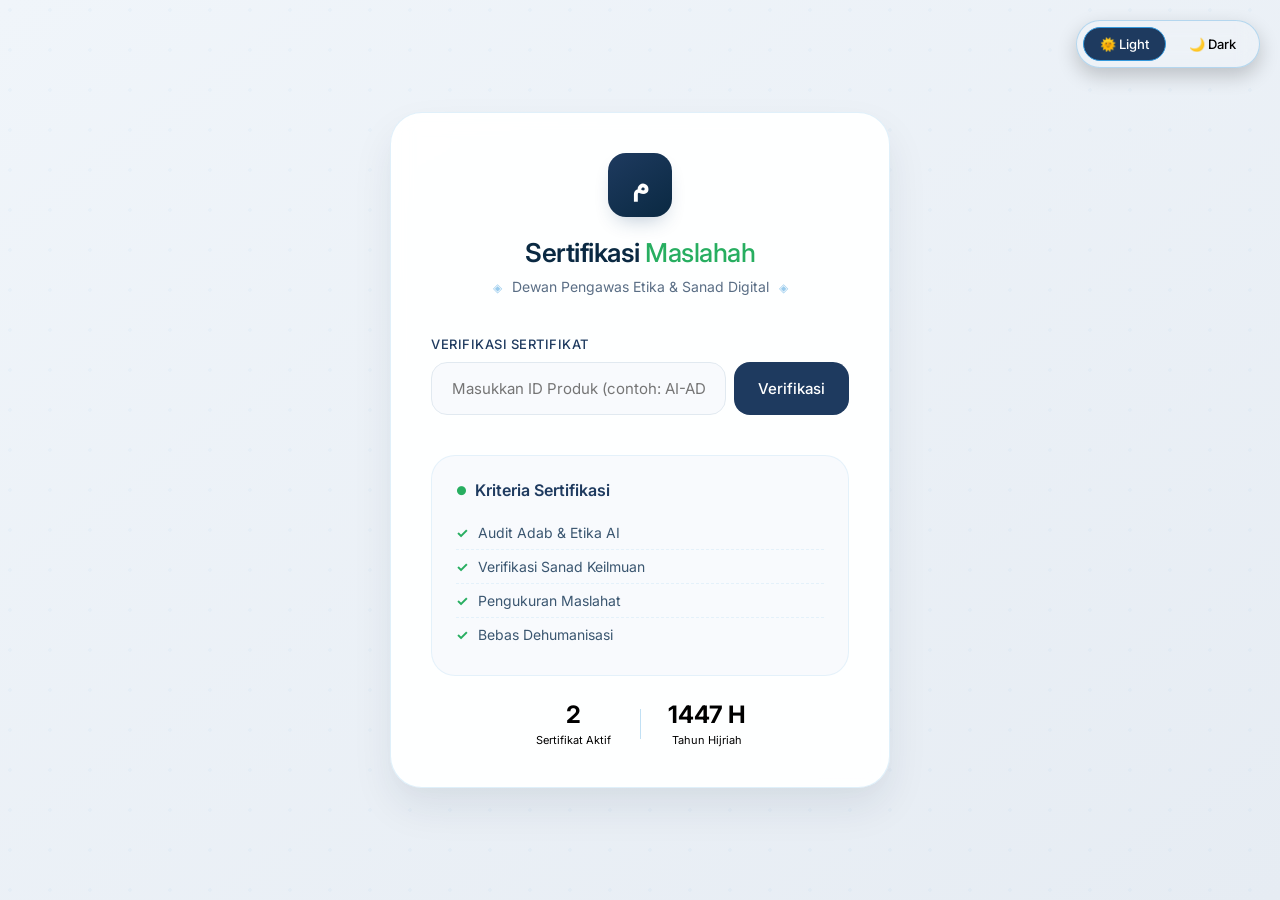
<file: index.html>
<!DOCTYPE html>
<html lang="id">
<head>
    <meta charset="UTF-8">
    <meta name="viewport" content="width=device-width, initial-scale=1.0">
    <title>Verifikasi Sertifikasi Maslahah AI</title>
    <link id="theme-style" rel="stylesheet" href="css/style.css">
    <style>
        @import url('https://fonts.googleapis.com/css2?family=Inter:wght@400;500;600;700&family=Scheherazade:wght@400;700&display=swap');
        
        /* Theme Toggle Button */
        .theme-toggle {
            position: fixed;
            top: 20px;
            right: 20px;
            z-index: 1000;
            background: rgba(255, 255, 255, 0.1);
            backdrop-filter: blur(10px);
            border: 1px solid rgba(52, 152, 219, 0.3);
            border-radius: 50px;
            padding: 6px;
            display: flex;
            gap: 6px;
            box-shadow: 0 8px 20px rgba(0, 0, 0, 0.2);
        }

        .theme-btn {
            padding: 8px 16px;
            border: none;
            border-radius: 40px;
            cursor: pointer;
            font-size: 13px;
            font-weight: 500;
            transition: all 0.3s;
            background: transparent;
            color: inherit;
            border: 1px solid transparent;
        }

        body.light-mode .theme-btn.light {
            background: #1e3a5f;
            color: white;
            border-color: #3498db;
        }

        body.dark-mode .theme-btn.dark {
            background: #1e3a5f;
            color: white;
            border-color: #3498db;
        }

        body {
            transition: background-color 0.3s ease, color 0.3s ease;
        }

        /* Force override sistem dark mode */
        @media (prefers-color-scheme: dark) {
            body.light-mode {
                background: linear-gradient(145deg, #f0f5fa 0%, #e6ecf3 100%);
            }
        }

        /* Tambahan untuk memastikan statistik center */
        .stat-container {
            display: flex;
            gap: 16px;
            margin-top: 24px;
            justify-content: center;
            align-items: center;
            width: 100%;
        }

        .stat-item {
            text-align: center;
            flex: 0 1 auto;
            min-width: 100px;
        }

        .stat-number {
            font-size: 24px;
            font-weight: 700;
            text-align: center;
            width: 100%;
        }

        .stat-label {
            font-size: 11px;
            text-align: center;
            width: 100%;
            margin-top: 4px;
        }

        .stat-divider {
            width: 1px;
            height: 30px;
            background: rgba(52, 152, 219, 0.3);
        }
    </style>
</head>
<body class="light-mode">
    <!-- Theme Toggle Button -->
    <div class="theme-toggle">
        <button class="theme-btn light" onclick="setTheme('light')">🌞 Light</button>
        <button class="theme-btn dark" onclick="setTheme('dark')">🌙 Dark</button>
    </div>

    <div class="container">
        <header>
            <div class="logo" style="margin-bottom: 20px;">م</div>
            <h1>Sertifikasi <span>Maslahah</span></h1>
            <p>Dewan Pengawas Etika & Sanad Digital</p>
        </header>
        
        <div class="search-box">
            <label>Verifikasi Sertifikat</label>
            <div class="input-group">
                <input type="text" id="searchInput" placeholder="Masukkan ID Produk (contoh: AI-ADAB-2026-001)">
                <button onclick="searchCertificate()">Verifikasi</button>
            </div>
        </div>
        
        <div class="info-panel">
            <h3>Kriteria Sertifikasi</h3>
            <ul>
                <li>Audit Adab & Etika AI</li>
                <li>Verifikasi Sanad Keilmuan</li>
                <li>Pengukuran Maslahat</li>
                <li>Bebas Dehumanisasi</li>
            </ul>
        </div>

        <!-- Statistik yang sudah diperbaiki -->
        <div class="stat-container">
            <div class="stat-item">
                <div class="stat-number">2</div>
                <div class="stat-label">Sertifikat Aktif</div>
            </div>
            
            <div class="stat-divider"></div>
            
            <div class="stat-item">
                <div class="stat-number">1447 H</div>
                <div class="stat-label">Tahun Hijriah</div>
            </div>
        </div>
    </div>

    <script src="js/main.js"></script>
    <script>
        // Fungsi untuk mengganti tema
        function setTheme(theme) {
            const body = document.body;
            const themeStyle = document.getElementById('theme-style');
            
            body.classList.remove('light-mode', 'dark-mode');
            
            if (theme === 'dark') {
                body.classList.add('dark-mode');
                themeStyle.href = 'css/style-dark.css';
                localStorage.setItem('theme', 'dark');
            } else {
                body.classList.add('light-mode');
                themeStyle.href = 'css/style.css';
                localStorage.setItem('theme', 'light');
            }
        }

        // Fungsi memuat tema
        function loadTheme() {
            const savedTheme = localStorage.getItem('theme');
            
            if (savedTheme === 'dark') {
                setTheme('dark');
            } else if (savedTheme === 'light') {
                setTheme('light');
            } else {
                setTheme('light'); // Default light mode
            }
        }

        // Jalankan
        loadTheme();
    </script>
</body>
</html>
</file>
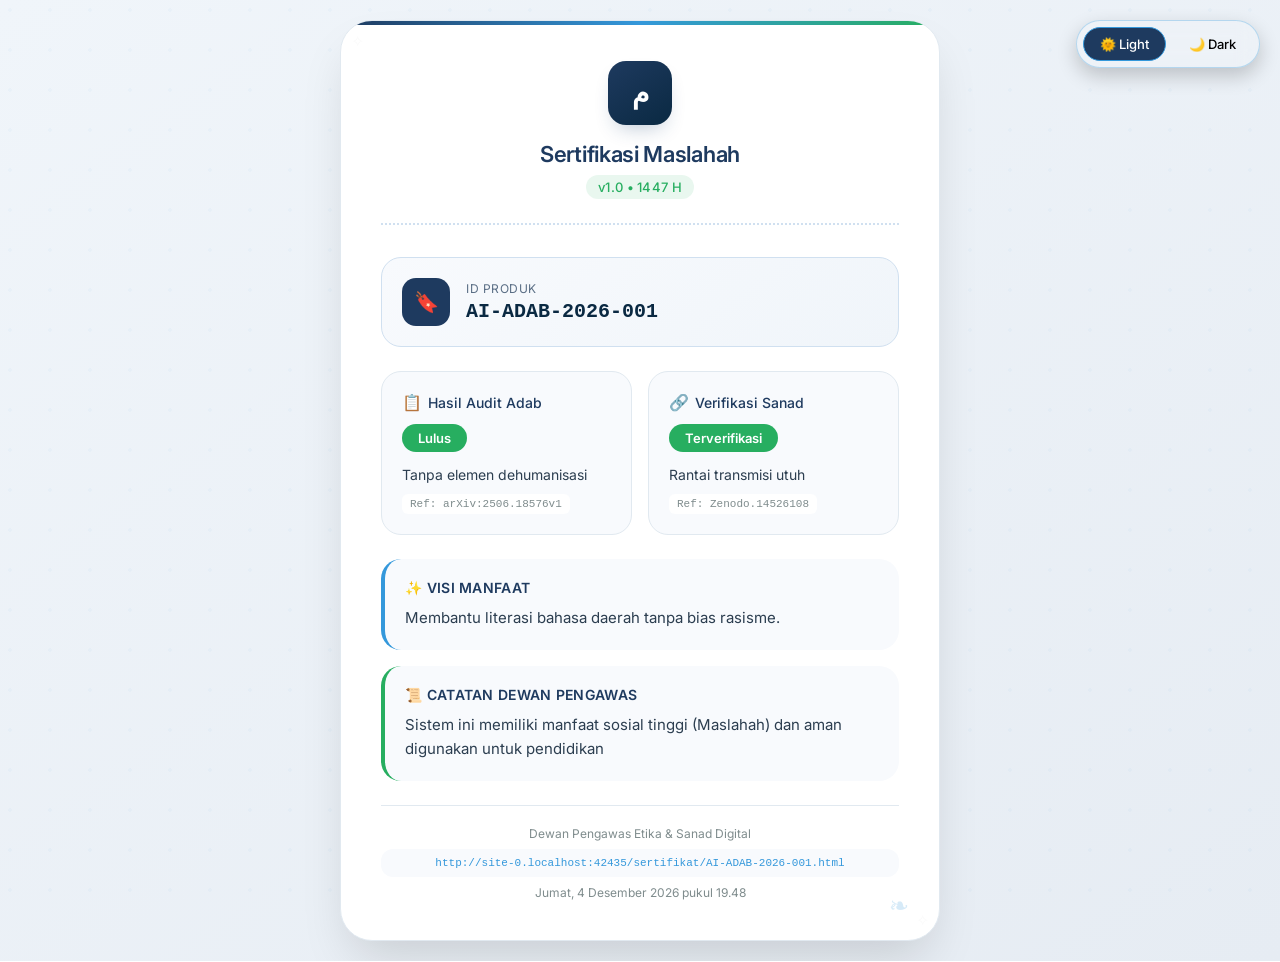
<file: sertifikat/AI-ADAB-2026-001.html>
<!DOCTYPE html>
<html lang="id">
<head>
    <meta charset="UTF-8">
    <meta name="viewport" content="width=device-width, initial-scale=1.0">
    <title>Sertifikat Maslahah | AI-ADAB-2026-001</title>
    <!-- Default light mode, tapi nanti di-override oleh JavaScript -->
    <link id="theme-style" rel="stylesheet" href="../css/style.css">
    <style>
        @import url('https://fonts.googleapis.com/css2?family=Inter:wght@400;500;600;700&family=Scheherazade:wght@400;700&display=swap');
        
        /* Theme Toggle Button */
        .theme-toggle {
            position: fixed;
            top: 20px;
            right: 20px;
            z-index: 1000;
            background: rgba(255, 255, 255, 0.1);
            backdrop-filter: blur(10px);
            border: 1px solid rgba(52, 152, 219, 0.3);
            border-radius: 50px;
            padding: 6px;
            display: flex;
            gap: 6px;
            box-shadow: 0 8px 20px rgba(0, 0, 0, 0.2);
        }

        .theme-btn {
            padding: 8px 16px;
            border: none;
            border-radius: 40px;
            cursor: pointer;
            font-size: 13px;
            font-weight: 500;
            transition: all 0.3s;
            background: transparent;
            color: inherit;
            border: 1px solid transparent;
        }

        /* Style untuk light mode */
        body.light-mode .theme-btn.light {
            background: #1e3a5f;
            color: white;
            border-color: #3498db;
        }

        /* Style untuk dark mode */
        body.dark-mode .theme-btn.dark {
            background: #1e3a5f;
            color: white;
            border-color: #3498db;
        }

        body {
            transition: background-color 0.3s ease, color 0.3s ease;
        }

        /* Force override sistem dark mode */
        @media (prefers-color-scheme: dark) {
            body.light-mode {
                background: linear-gradient(145deg, #f0f5fa 0%, #e6ecf3 100%);
            }
        }
    </style>
</head>
<!-- Awalnya light mode, tapi nanti diubah JS sesuai localStorage -->
<body class="light-mode">
    <!-- Theme Toggle Button -->
    <div class="theme-toggle">
        <button class="theme-btn light" onclick="setTheme('light')">🌞 Light</button>
        <button class="theme-btn dark" onclick="setTheme('dark')">🌙 Dark</button>
    </div>

    <div class="certificate-container">
        <!-- Islamic Pattern -->
        <div class="islamic-pattern" style="top: 10px; left: 10px;">✧</div>
        <div class="islamic-pattern" style="bottom: 10px; right: 10px;">✧</div>
        
        <div class="certificate-header">
            <div class="logo">م</div>
            <h1>Sertifikasi Maslahah</h1>
            <div class="version">v1.0 • 1447 H</div>
        </div>

        <!-- ID Card -->
        <div class="id-card">
            <div class="id-icon">🔖</div>
            <div class="id-details">
                <div class="id-label">ID Produk</div>
                <div class="id-value">AI-ADAB-2026-001</div>
            </div>
        </div>

        <!-- Results Grid -->
        <div class="results-grid">
            <!-- Audit Adab -->
            <div class="result-card">
                <h3><i>📋</i> Hasil Audit Adab</h3>
                <div class="status-badge">Lulus</div>
                <div class="detail-text">Tanpa elemen dehumanisasi</div>
                <div class="reference">Ref: arXiv:2506.18576v1</div>
            </div>

            <!-- Verifikasi Sanad -->
            <div class="result-card">
                <h3><i>🔗</i> Verifikasi Sanad</h3>
                <div class="status-badge verified">Terverifikasi</div>
                <div class="detail-text">Rantai transmisi utuh</div>
                <div class="reference">Ref: Zenodo.14526108</div>
            </div>
        </div>

        <!-- Visi Manfaat -->
        <div class="vision-section">
            <h3>✨ Visi Manfaat</h3>
            <p>Membantu literasi bahasa daerah tanpa bias rasisme.</p>
        </div>

        <!-- Catatan Dewan Pengawas -->
        <div class="notes-section">
            <h3>📜 Catatan Dewan Pengawas</h3>
            <p>Sistem ini memiliki manfaat sosial tinggi (Maslahah) dan aman digunakan untuk pendidikan</p>
        </div>

        <!-- Footer -->
        <div class="certificate-footer">
            <div>Dewan Pengawas Etika & Sanad Digital</div>
            <div class="verification-url" id="current-url"></div>
            <div id="access-time" style="margin-top: 8px;"></div>
        </div>
    </div>

    <script>
        // Fungsi untuk mengganti tema - MENGABAIKAN SISTEM DARK MODE
        function setTheme(theme) {
            const body = document.body;
            const themeStyle = document.getElementById('theme-style');
            
            // Hapus class theme lama
            body.classList.remove('light-mode', 'dark-mode');
            
            if (theme === 'dark') {
                // Mode DARK
                body.classList.add('dark-mode');
                themeStyle.href = '../css/style-dark.css';
                localStorage.setItem('theme', 'dark');
                console.log('Theme changed to DARK (user preference)');
            } else {
                // Mode LIGHT (default)
                body.classList.add('light-mode');
                themeStyle.href = '../css/style.css';
                localStorage.setItem('theme', 'light');
                console.log('Theme changed to LIGHT (user preference)');
            }
        }

        // Fungsi untuk memuat tema - PRIORITAS: localStorage > Light Mode (default)
        function loadTheme() {
            // Ambil preferensi dari localStorage
            const savedTheme = localStorage.getItem('theme');
            
            console.log('Loading theme - Saved theme:', savedTheme);
            console.log('System preference:', window.matchMedia('(prefers-color-scheme: dark)').matches ? 'Dark' : 'Light');
            
            // PRIORITAS 1: Jika ada di localStorage, gunakan itu
            if (savedTheme === 'dark') {
                setTheme('dark');
            } else if (savedTheme === 'light') {
                setTheme('light');
            } else {
                // PRIORITAS 2: Jika tidak ada di localStorage, gunakan LIGHT MODE (default)
                // INI YANG MEMBUAT TIDAK MENGIKUTI SISTEM
                setTheme('light');
            }
        }

        // Jalankan saat halaman dimuat
        loadTheme();

        // Menampilkan URL dan waktu akses
        document.getElementById('current-url').textContent = window.location.href;
        document.getElementById('access-time').textContent = new Date().toLocaleString('id-ID', { 
            weekday: 'long', 
            year: 'numeric', 
            month: 'long', 
            day: 'numeric',
            hour: '2-digit',
            minute: '2-digit'
        });
        
        // Efek fade in
        document.body.style.opacity = '0';
        window.onload = function() {
            document.body.style.transition = 'opacity 0.5s ease';
            document.body.style.opacity = '1';
        };

        // Optional: Tampilkan status theme di console untuk debugging
        console.log('Current theme:', document.body.classList.contains('dark-mode') ? 'Dark' : 'Light');
    </script>
</body>
</html>
</file>
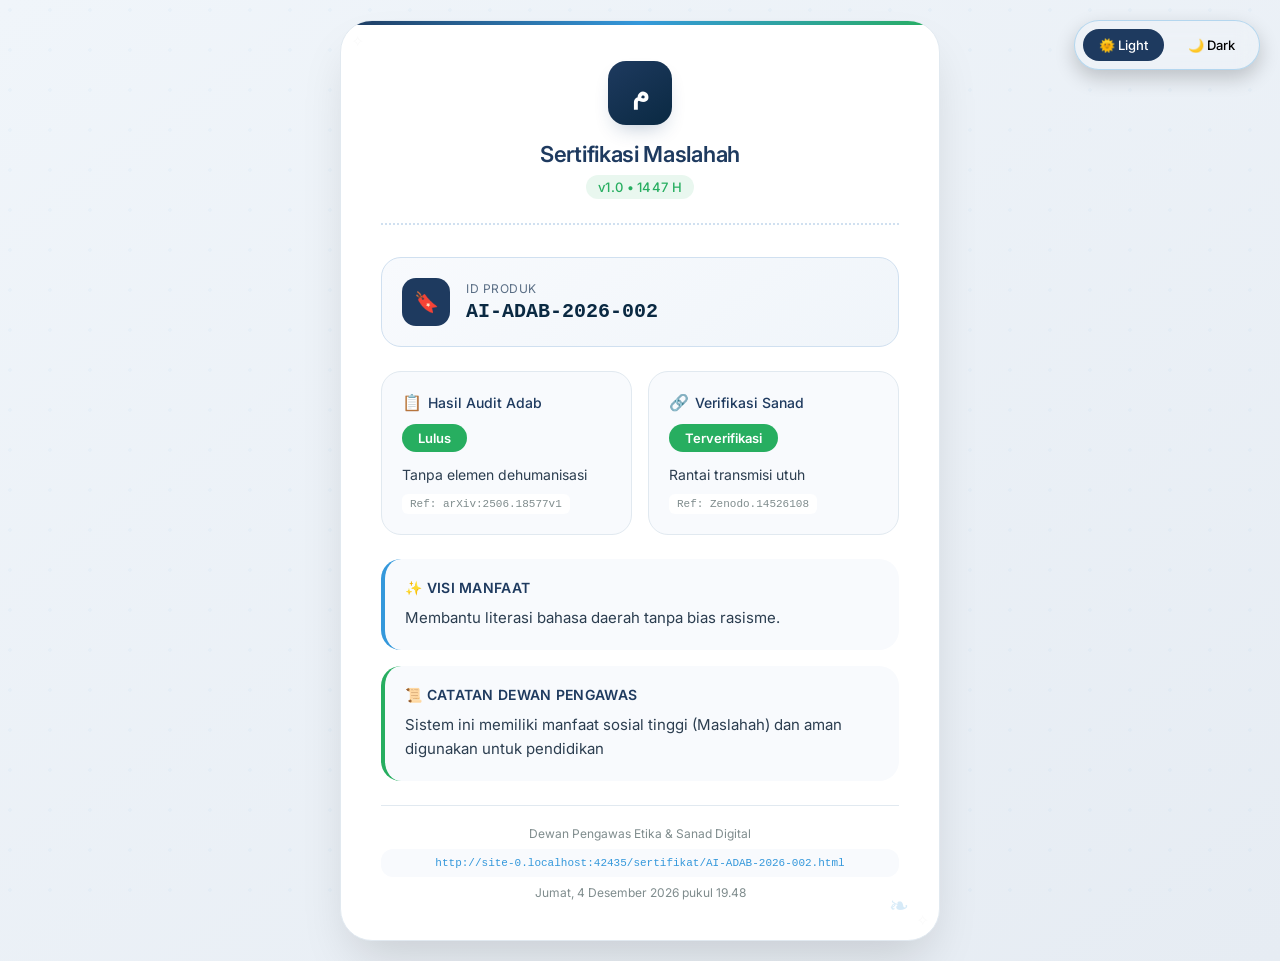
<file: sertifikat/AI-ADAB-2026-002.html>
<!DOCTYPE html>
<html lang="id">
<head>
    <meta charset="UTF-8">
    <meta name="viewport" content="width=device-width, initial-scale=1.0">
    <title>Sertifikat Maslahah | AI-ADAB-2026-002</title>
    <link id="theme-style" rel="stylesheet" href="../css/style.css">
    <style>
        @import url('https://fonts.googleapis.com/css2?family=Inter:wght@400;500;600;700&family=Scheherazade:wght@400;700&display=swap');
        
        /* Theme Toggle Button */
        .theme-toggle {
            position: fixed;
            top: 20px;
            right: 20px;
            z-index: 1000;
            background: rgba(255, 255, 255, 0.1);
            backdrop-filter: blur(10px);
            border: 1px solid rgba(52, 152, 219, 0.3);
            border-radius: 50px;
            padding: 8px;
            display: flex;
            gap: 8px;
            box-shadow: 0 8px 20px rgba(0, 0, 0, 0.2);
        }

        .theme-btn {
            padding: 8px 16px;
            border: none;
            border-radius: 40px;
            cursor: pointer;
            font-size: 13px;
            font-weight: 500;
            transition: all 0.3s;
            background: transparent;
            color: inherit;
        }

        body.light-mode .theme-btn.light {
            background: #1e3a5f;
            color: white;
        }

        body.dark-mode .theme-btn.dark {
            background: #1e3a5f;
            color: white;
        }

        body {
            transition: background 0.3s ease;
        }
    </style>
</head>
<body class="light-mode">
    <!-- Theme Toggle Button -->
    <div class="theme-toggle">
        <button class="theme-btn light" onclick="setTheme('light')">🌞 Light</button>
        <button class="theme-btn dark" onclick="setTheme('dark')">🌙 Dark</button>
    </div>

    <div class="certificate-container">
        <!-- Islamic Pattern -->
        <div class="islamic-pattern" style="top: 10px; left: 10px;">✧</div>
        <div class="islamic-pattern" style="bottom: 10px; right: 10px;">✧</div>
        
        <div class="certificate-header">
            <div class="logo">م</div>
            <h1>Sertifikasi Maslahah</h1>
            <div class="version">v1.0 • 1447 H</div>
        </div>

        <!-- ID Card -->
        <div class="id-card">
            <div class="id-icon">🔖</div>
            <div class="id-details">
                <div class="id-label">ID Produk</div>
                <div class="id-value">AI-ADAB-2026-002</div>
            </div>
        </div>

        <!-- Results Grid -->
        <div class="results-grid">
            <!-- Audit Adab -->
            <div class="result-card">
                <h3><i>📋</i> Hasil Audit Adab</h3>
                <div class="status-badge">Lulus</div>
                <div class="detail-text">Tanpa elemen dehumanisasi</div>
                <div class="reference">Ref: arXiv:2506.18577v1</div>
            </div>

            <!-- Verifikasi Sanad -->
            <div class="result-card">
                <h3><i>🔗</i> Verifikasi Sanad</h3>
                <div class="status-badge verified">Terverifikasi</div>
                <div class="detail-text">Rantai transmisi utuh</div>
                <div class="reference">Ref: Zenodo.14526108</div>
            </div>
        </div>

        <!-- Visi Manfaat -->
        <div class="vision-section">
            <h3>✨ Visi Manfaat</h3>
            <p>Membantu literasi bahasa daerah tanpa bias rasisme.</p>
        </div>

        <!-- Catatan Dewan Pengawas -->
        <div class="notes-section">
            <h3>📜 Catatan Dewan Pengawas</h3>
            <p>Sistem ini memiliki manfaat sosial tinggi (Maslahah) dan aman digunakan untuk pendidikan</p>
        </div>

        <!-- Footer -->
        <div class="certificate-footer">
            <div>Dewan Pengawas Etika & Sanad Digital</div>
            <div class="verification-url" id="current-url"></div>
            <div id="access-time" style="margin-top: 8px;"></div>
        </div>
    </div>

    <script>
        // Fungsi untuk mengganti tema
        function setTheme(theme) {
            const body = document.body;
            const themeStyle = document.getElementById('theme-style');
            
            if (theme === 'dark') {
                body.classList.remove('light-mode');
                body.classList.add('dark-mode');
                themeStyle.href = '../css/style-dark.css';
                localStorage.setItem('theme', 'dark');
            } else {
                body.classList.remove('dark-mode');
                body.classList.add('light-mode');
                themeStyle.href = '../css/style.css';
                localStorage.setItem('theme', 'light');
            }
        }

        // Cek preferensi tema yang tersimpan
        const savedTheme = localStorage.getItem('theme') || 'light';
        setTheme(savedTheme);

        // Menampilkan URL dan waktu akses
        document.getElementById('current-url').textContent = window.location.href;
        document.getElementById('access-time').textContent = new Date().toLocaleString('id-ID', { 
            weekday: 'long', 
            year: 'numeric', 
            month: 'long', 
            day: 'numeric',
            hour: '2-digit',
            minute: '2-digit'
        });
        
        // Efek fade in
        document.body.style.opacity = '0';
        window.onload = function() {
            document.body.style.transition = 'opacity 0.5s ease';
            document.body.style.opacity = '1';
        };
    </script>
</body>
</html>
</file>
<file: css/style.css>
* {
    margin: 0;
    padding: 0;
    box-sizing: border-box;
    font-family: 'Inter', -apple-system, BlinkMacSystemFont, 'Segoe UI', Roboto, sans-serif;
}

body {
    background: linear-gradient(145deg, #f0f5fa 0%, #e6ecf3 100%);
    min-height: 100vh;
    display: flex;
    align-items: center;
    justify-content: center;
    padding: 20px;
}

/* Islamic Pattern Overlay (sangat subtle) */
body::before {
    content: "";
    position: fixed;
    top: 0;
    left: 0;
    right: 0;
    bottom: 0;
    background-image: radial-gradient(circle at 25% 25%, rgba(52, 152, 219, 0.03) 2px, transparent 2px);
    background-size: 40px 40px;
    pointer-events: none;
    z-index: 0;
}

.container, .certificate-container {
    position: relative;
    z-index: 1;
}

.container {
    max-width: 500px;
    width: 100%;
    margin: 0 auto;
    background: rgba(255, 255, 255, 0.95);
    backdrop-filter: blur(10px);
    border-radius: 32px;
    padding: 40px;
    box-shadow: 0 20px 40px rgba(0, 35, 70, 0.08), 0 8px 20px rgba(0, 0, 0, 0.02);
    border: 1px solid rgba(52, 152, 219, 0.15);
}

/* Header dengan sentuhan islami */
header {
    text-align: center;
    margin-bottom: 40px;
    position: relative;
}

header h1 {
    color: #0a2942;
    font-size: 26px;
    font-weight: 600;
    letter-spacing: -0.5px;
    margin-bottom: 8px;
}

header h1 span {
    color: #27ae60;
    font-weight: 500;
}

header p {
    color: #5a6e85;
    font-size: 14px;
    font-weight: 400;
    position: relative;
    display: inline-block;
    padding: 0 20px;
}

header p::before,
header p::after {
    content: "◈";
    color: #3498db;
    font-size: 12px;
    opacity: 0.5;
    margin: 0 10px;
}

/* Search Box */
.search-box {
    margin-bottom: 40px;
}

.search-box label {
    display: block;
    color: #1e3a5f;
    font-size: 13px;
    font-weight: 500;
    text-transform: uppercase;
    letter-spacing: 0.5px;
    margin-bottom: 10px;
}

.input-group {
    display: flex;
    gap: 8px;
}

.input-group input {
    flex: 1;
    padding: 16px 20px;
    background: #f8fafd;
    border: 1.5px solid #e1e9f0;
    border-radius: 16px;
    font-size: 15px;
    color: #1e293b;
    transition: all 0.2s;
}

.input-group input:focus {
    outline: none;
    border-color: #3498db;
    background: #ffffff;
    box-shadow: 0 0 0 4px rgba(52, 152, 219, 0.1);
}

.input-group button {
    padding: 16px 24px;
    background: #1e3a5f;
    color: white;
    border: none;
    border-radius: 16px;
    font-size: 15px;
    font-weight: 500;
    cursor: pointer;
    transition: all 0.2s;
    white-space: nowrap;
}

.input-group button:hover {
    background: #0a2942;
    transform: translateY(-1px);
    box-shadow: 0 8px 16px rgba(26, 67, 113, 0.15);
}

/* Info Panel Minimal */
.info-panel {
    background: #f8fafd;
    border-radius: 24px;
    padding: 24px;
    border: 1px solid rgba(52, 152, 219, 0.1);
}

.info-panel h3 {
    color: #1e3a5f;
    font-size: 16px;
    font-weight: 600;
    margin-bottom: 16px;
    display: flex;
    align-items: center;
    gap: 8px;
}

.info-panel h3::before {
    content: "●";
    color: #27ae60;
    font-size: 12px;
}

.info-panel ul {
    list-style: none;
}

.info-panel li {
    color: #3a5670;
    font-size: 14px;
    padding: 8px 0;
    display: flex;
    align-items: center;
    gap: 10px;
    border-bottom: 1px dashed rgba(52, 152, 219, 0.1);
}

.info-panel li:last-child {
    border-bottom: none;
}

.info-panel li::before {
    content: "✓";
    color: #27ae60;
    font-weight: bold;
    font-size: 14px;
}

/* Certificate Styles - Minimalist Islamic */
.certificate-container {
    max-width: 600px;
    width: 100%;
    margin: 0 auto;
    background: #ffffff;
    border-radius: 32px;
    padding: 40px;
    box-shadow: 0 25px 50px -12px rgba(0, 0, 0, 0.15);
    border: 1px solid #e1e9f0;
    position: relative;
    overflow: hidden;
}

/* Islamic border pattern */
.certificate-container::before {
    content: "";
    position: absolute;
    top: 0;
    left: 0;
    right: 0;
    height: 4px;
    background: linear-gradient(90deg, #1e3a5f 0%, #3498db 50%, #27ae60 100%);
}

.certificate-container::after {
    content: "❧";
    position: absolute;
    bottom: 20px;
    right: 30px;
    font-size: 24px;
    color: #3498db;
    opacity: 0.2;
    font-family: serif;
}

.certificate-header {
    text-align: center;
    margin-bottom: 32px;
    padding-bottom: 24px;
    border-bottom: 2px dotted #d0e0f0;
    position: relative;
}

.logo {
    width: 64px;
    height: 64px;
    background: linear-gradient(145deg, #1e3a5f, #0a2942);
    border-radius: 18px;
    display: flex;
    align-items: center;
    justify-content: center;
    margin: 0 auto 16px;
    color: white;
    font-size: 28px;
    font-weight: bold;
    box-shadow: 0 10px 20px -8px rgba(26, 67, 113, 0.3);
}

.certificate-header h1 {
    color: #1e3a5f;
    font-size: 22px;
    font-weight: 600;
    letter-spacing: -0.3px;
    margin-bottom: 8px;
}

.certificate-header .version {
    color: #27ae60;
    font-size: 13px;
    font-weight: 500;
    background: rgba(39, 174, 96, 0.1);
    display: inline-block;
    padding: 4px 12px;
    border-radius: 50px;
    letter-spacing: 0.3px;
}

/* ID Card Style */
.id-card {
    background: linear-gradient(145deg, #f8fafd, #f0f5fa);
    border-radius: 20px;
    padding: 20px;
    margin-bottom: 24px;
    border: 1px solid #d0e0f0;
    display: flex;
    align-items: center;
    gap: 16px;
}

.id-icon {
    width: 48px;
    height: 48px;
    background: #1e3a5f;
    border-radius: 14px;
    display: flex;
    align-items: center;
    justify-content: center;
    color: white;
    font-size: 20px;
}

.id-details {
    flex: 1;
}

.id-label {
    color: #5a6e85;
    font-size: 12px;
    text-transform: uppercase;
    letter-spacing: 0.5px;
    margin-bottom: 4px;
}

.id-value {
    color: #0a2942;
    font-size: 20px;
    font-weight: 600;
    font-family: 'SF Mono', 'Monaco', monospace;
}

/* Grid Results */
.results-grid {
    display: grid;
    grid-template-columns: 1fr 1fr;
    gap: 16px;
    margin-bottom: 24px;
}

.result-card {
    background: #f8fafd;
    border-radius: 20px;
    padding: 20px;
    border: 1px solid #e1e9f0;
    transition: transform 0.2s;
}

.result-card:hover {
    transform: translateY(-2px);
    border-color: #3498db;
}

.result-card h3 {
    color: #1e3a5f;
    font-size: 14px;
    font-weight: 500;
    margin-bottom: 12px;
    display: flex;
    align-items: center;
    gap: 6px;
}

.result-card h3 i {
    color: #3498db;
    font-style: normal;
    font-size: 16px;
}

.status-badge {
    display: inline-block;
    padding: 6px 16px;
    border-radius: 50px;
    font-size: 13px;
    font-weight: 600;
    margin-bottom: 12px;
    background: #27ae60;
    color: white;
}

.status-badge.verified {
    background: #27ae60;
}

.detail-text {
    color: #2c3e50;
    font-size: 14px;
    line-height: 1.5;
    margin-bottom: 6px;
}

.reference {
    color: #7f8c8d;
    font-size: 11px;
    font-family: monospace;
    background: white;
    padding: 4px 8px;
    border-radius: 6px;
    display: inline-block;
}

/* Vision & Notes */
.vision-section, .notes-section {
    background: #f8fafd;
    border-radius: 20px;
    padding: 20px;
    margin-bottom: 16px;
    border-left: 4px solid;
}

.vision-section {
    border-left-color: #3498db;
}

.notes-section {
    border-left-color: #27ae60;
}

.vision-section h3, .notes-section h3 {
    color: #1e3a5f;
    font-size: 14px;
    font-weight: 600;
    margin-bottom: 10px;
    text-transform: uppercase;
    letter-spacing: 0.3px;
}

.vision-section p, .notes-section p {
    color: #2c3e50;
    font-size: 15px;
    line-height: 1.6;
}

/* Footer */
.certificate-footer {
    margin-top: 24px;
    padding-top: 20px;
    border-top: 1px solid #e1e9f0;
    text-align: center;
    color: #7f8c8d;
    font-size: 12px;
}

.verification-url {
    background: #f8fafd;
    padding: 8px 12px;
    border-radius: 12px;
    font-family: monospace;
    font-size: 11px;
    color: #3498db;
    margin: 8px 0;
    word-break: break-all;
}

/* Pattern decoration */
.islamic-pattern {
    position: absolute;
    opacity: 0.02;
    pointer-events: none;
}

/* Responsive */
@media (max-width: 640px) {
    .container, .certificate-container {
        padding: 24px;
    }
    
    .results-grid {
        grid-template-columns: 1fr;
    }
    
    .id-card {
        flex-direction: column;
        text-align: center;
    }
    
    .input-group {
        flex-direction: column;
    }
    
    .input-group button {
        width: 100%;
    }
}
</file>
